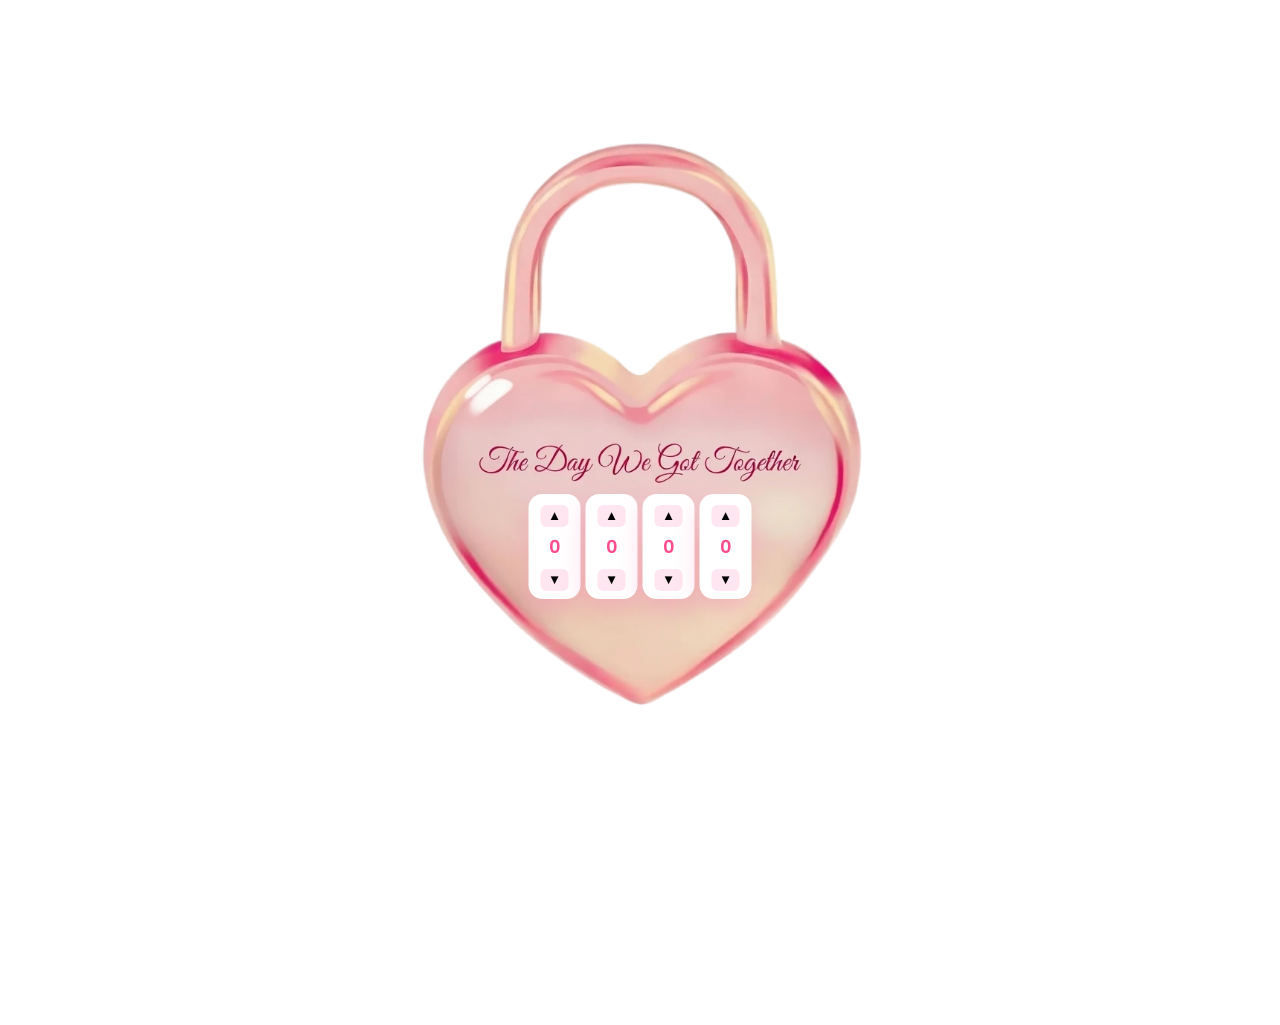
<file: index.html>
<!doctype html>
<html lang="en">
  <head>
    <meta charset="UTF-8" />
    <meta name="viewport" content="width=device-width, initial-scale=1.0" />
    <title>For Nadya 💗</title>
    <link rel="stylesheet" href="style.css" />
    <link href="https://fonts.googleapis.com/css2?family=Poppins:wght@300;500;600&family=Playfair+Display&display=swap" rel="stylesheet" />
  </head>

  <body class="lock-body">
    <div class="lock-container">
      <img src="assets/heart.png" class="heart-img" />

      <div class="lock-overlay">
        <div class="digits">
          <div class="digit-box">
            <button onclick="changeDigit(0, 1)">▲</button>
            <span id="digit0">0</span>
            <button onclick="changeDigit(0, -1)">▼</button>
          </div>

          <div class="digit-box">
            <button onclick="changeDigit(1, 1)">▲</button>
            <span id="digit1">0</span>
            <button onclick="changeDigit(1, -1)">▼</button>
          </div>

          <div class="digit-box">
            <button onclick="changeDigit(2, 1)">▲</button>
            <span id="digit2">0</span>
            <button onclick="changeDigit(2, -1)">▼</button>
          </div>

          <div class="digit-box">
            <button onclick="changeDigit(3, 1)">▲</button>
            <span id="digit3">0</span>
            <button onclick="changeDigit(3, -1)">▼</button>
          </div>
        </div>
      </div>
    </div>

    <script src="script.js"></script>
  </body>
</html>
</file>
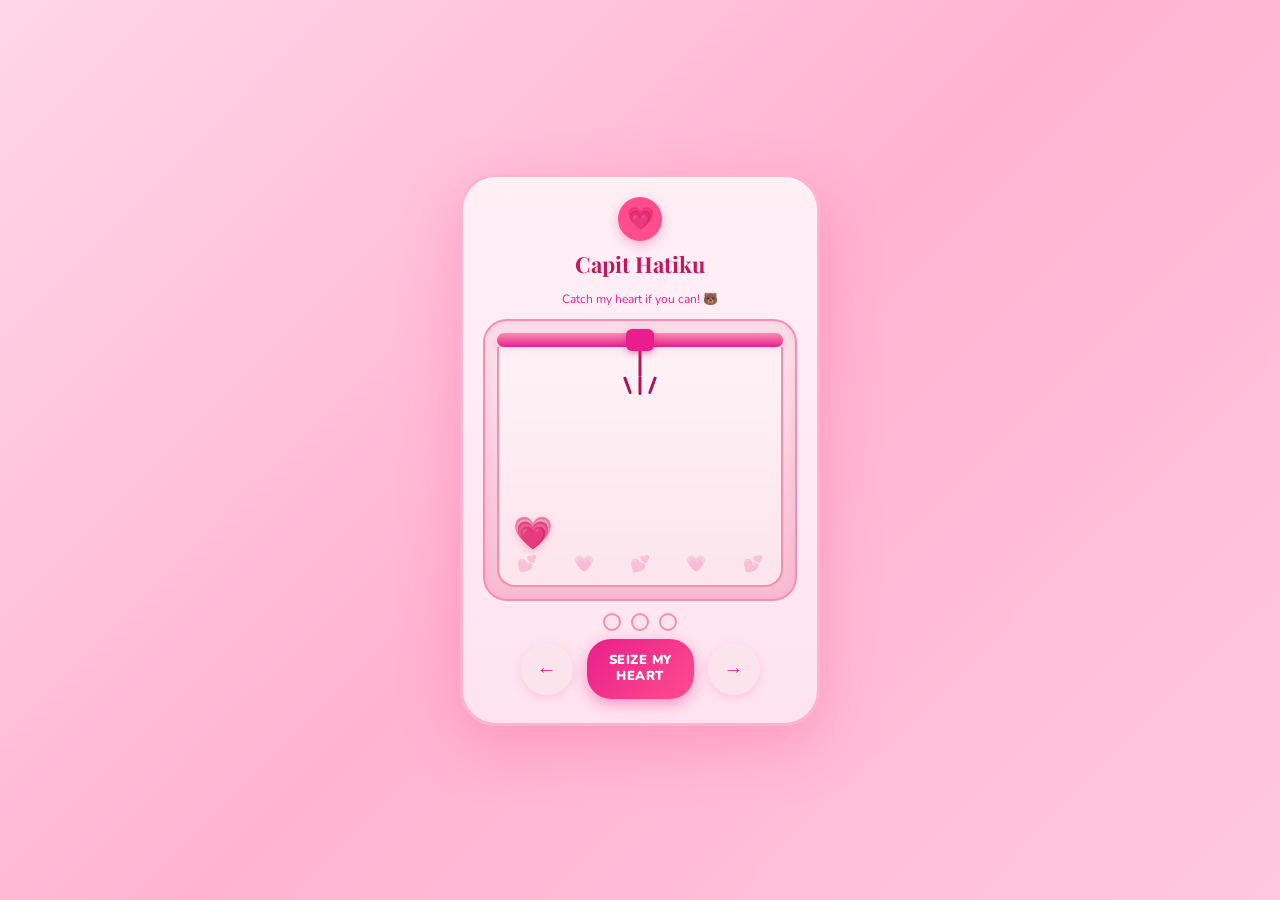
<file: game.html>
<!doctype html>
<html lang="en">
  <head>
    <meta charset="UTF-8" />
    <meta name="viewport" content="width=device-width, initial-scale=1.0" />
    <title>Heart Chaser 💕</title>
    <link href="https://fonts.googleapis.com/css2?family=Nunito:wght@400;700;900&family=Playfair+Display:wght@700&display=swap" rel="stylesheet" />
    <style>
      * {
        box-sizing: border-box;
      }
      body {
        margin: 0;
        background: linear-gradient(135deg, #ffd6e8, #ffb3d1, #ffc8e0);
        font-family: "Nunito", sans-serif;
        display: flex;
        justify-content: center;
        align-items: center;
        min-height: 100vh;
      }

      .game-container {
        background: linear-gradient(180deg, #fff0f6 0%, #ffe4f0 100%);
        width: 360px;
        border-radius: 36px;
        box-shadow:
          0 20px 60px rgba(255, 80, 140, 0.3),
          inset 0 1px 0 rgba(255, 255, 255, 0.8);
        position: relative;
        overflow: hidden;
        padding: 20px 20px 24px;
        border: 3px solid #ffb3d1;
      }

      /* TOP HEART INDICATOR */
      .top-indicator {
        display: flex;
        justify-content: center;
        margin-bottom: 8px;
      }
      .top-indicator .heart-icon {
        background: #ff4d8d;
        width: 44px;
        height: 44px;
        border-radius: 50%;
        display: flex;
        align-items: center;
        justify-content: center;
        font-size: 22px;
        box-shadow: 0 4px 12px rgba(255, 77, 141, 0.4);
      }

      h2 {
        text-align: center;
        color: #c2185b;
        font-family: "Playfair Display", serif;
        font-size: 22px;
        margin: 0 0 4px;
      }
      .subtitle {
        text-align: center;
        font-size: 12px;
        color: #e91e8c;
        margin-bottom: 12px;
      }

      /* MACHINE FRAME */
      .machine-frame {
        background: linear-gradient(180deg, #fce4ec, #f8bbd0);
        border-radius: 24px;
        padding: 12px;
        border: 2px solid #f48fb1;
        box-shadow: inset 0 2px 8px rgba(255, 105, 180, 0.2);
        position: relative;
      }

      /* TOP RAIL */
      .rail {
        background: linear-gradient(180deg, #f48fb1, #e91e8c);
        height: 14px;
        border-radius: 7px;
        margin-bottom: 0;
        position: relative;
        box-shadow: 0 3px 8px rgba(233, 30, 140, 0.3);
      }

      /* MACHINE WINDOW */
      .machine-window {
        background: rgba(255, 255, 255, 0.6);
        border-radius: 0 0 18px 18px;
        height: 240px;
        position: relative;
        overflow: hidden;
        border: 2px solid #f48fb1;
        border-top: none;
        backdrop-filter: blur(4px);
      }

      /* CLAW SLIDER on rail */
      #slider-block {
        position: absolute;
        top: -4px;
        width: 28px;
        height: 22px;
        background: #e91e8c;
        border-radius: 6px;
        transform: translateX(-50%);
        transition: left 0.25s cubic-bezier(0.25, 0.46, 0.45, 0.94);
        box-shadow: 0 2px 6px rgba(233, 30, 140, 0.5);
        z-index: 10;
      }

      /* ARM (wire) */
      #arm {
        position: absolute;
        width: 3px;
        background: linear-gradient(180deg, #c2185b, #ad1457);
        top: 0;
        height: 30px;
        transform: translateX(-50%);
        transition:
          left 0.25s cubic-bezier(0.25, 0.46, 0.45, 0.94),
          height 0.4s ease;
        z-index: 5;
        border-radius: 2px;
      }

      /* CLAW HOOK */
      #claw {
        position: absolute;
        top: 30px;
        width: 34px;
        height: 20px;
        transform: translateX(-50%);
        transition:
          left 0.25s cubic-bezier(0.25, 0.46, 0.45, 0.94),
          top 0.4s ease;
        z-index: 6;
      }
      #claw::before,
      #claw::after,
      #claw .mid {
        content: "";
        position: absolute;
        width: 3px;
        height: 18px;
        background: #ad1457;
        border-radius: 0 0 4px 4px;
      }
      #claw::before {
        left: 0;
        transform: rotate(-20deg);
        transform-origin: top center;
      }
      #claw::after {
        right: 0;
        transform: rotate(20deg);
        transform-origin: top center;
      }
      #claw .mid {
        left: 50%;
        transform: translateX(-50%);
      }

      /* HEART TARGET */
      #heart-target {
        position: absolute;
        font-size: 32px;
        transition: opacity 0.3s;
        transform: translateX(-50%);
        z-index: 4;
        bottom: 30px;
        filter: drop-shadow(0 2px 4px rgba(255, 77, 141, 0.4));
      }
      #heart-target.caught {
        animation: catchAnim 0.4s forwards;
      }
      @keyframes catchAnim {
        0% {
          transform: translateX(-50%) scale(1);
        }
        50% {
          transform: translateX(-50%) scale(1.5);
          opacity: 1;
        }
        100% {
          transform: translateX(-50%) scale(0);
          opacity: 0;
        }
      }

      /* DECORATIVE MINI HEARTS at bottom */
      .deco-hearts {
        position: absolute;
        bottom: 10px;
        width: 100%;
        display: flex;
        justify-content: space-around;
        opacity: 0.25;
        font-size: 16px;
        pointer-events: none;
      }

      /* SCORE DOTS */
      .score-dots {
        display: flex;
        justify-content: center;
        gap: 10px;
        margin: 12px 0 8px;
      }
      .dot {
        width: 18px;
        height: 18px;
        border-radius: 50%;
        background: #fce4ec;
        border: 2px solid #f48fb1;
        transition: 0.3s;
      }
      .dot.filled {
        background: #ff4d8d;
        border-color: #c2185b;
        box-shadow: 0 0 8px rgba(255, 77, 141, 0.5);
      }

      /* CONTROLS */
      .controls {
        display: flex;
        justify-content: center;
        align-items: center;
        gap: 14px;
        margin-top: 4px;
      }

      .btn-arrow {
        width: 52px;
        height: 52px;
        border: none;
        border-radius: 50%;
        background: #fce4ec;
        color: #e91e8c;
        font-size: 20px;
        cursor: pointer;
        box-shadow: 0 3px 10px rgba(255, 105, 180, 0.25);
        transition: 0.15s;
        display: flex;
        align-items: center;
        justify-content: center;
      }
      .btn-arrow:hover {
        transform: scale(1.08);
        background: #f8bbd0;
      }
      .btn-arrow:active {
        transform: scale(0.95);
      }

      .btn-seize {
        background: linear-gradient(135deg, #e91e8c, #ff4d8d);
        color: white;
        border: none;
        border-radius: 24px;
        padding: 14px 22px;
        font-family: "Nunito", sans-serif;
        font-weight: 900;
        font-size: 13px;
        letter-spacing: 0.5px;
        cursor: pointer;
        box-shadow: 0 5px 15px rgba(233, 30, 140, 0.4);
        transition: 0.15s;
        line-height: 1.2;
        text-align: center;
      }
      .btn-seize:hover {
        transform: scale(1.05);
      }
      .btn-seize:active {
        transform: scale(0.97);
      }
      .btn-seize:disabled {
        opacity: 0.5;
        cursor: not-allowed;
        transform: none;
      }

      /* REWARD OVERLAY */
      .reward {
        position: absolute;
        inset: 0;
        background: rgba(255, 240, 246, 0.97);
        display: flex;
        justify-content: center;
        align-items: center;
        opacity: 0;
        pointer-events: none;
        transition: 0.5s;
        border-radius: 36px;
        z-index: 100;
      }
      .reward.show {
        opacity: 1;
        pointer-events: auto;
      }

      .voucher {
        background: linear-gradient(135deg, #ff4d8d, #ff99bb);
        color: white;
        width: 290px;
        padding: 30px 28px;
        border-radius: 20px;
        text-align: center;
        position: relative;
        box-shadow: 0 20px 50px rgba(255, 105, 180, 0.45);
      }
      .voucher::before,
      .voucher::after {
        content: "";
        position: absolute;
        width: 26px;
        height: 26px;
        background: #ffe4f0;
        border-radius: 50%;
        top: 50%;
        transform: translateY(-50%);
      }
      .voucher::before {
        left: -13px;
      }
      .voucher::after {
        right: -13px;
      }
      .voucher h1 {
        margin: 0 0 8px;
        font-family: "Playfair Display", serif;
        font-size: 22px;
      }
      .voucher p {
        margin: 4px 0;
        font-size: 14px;
      }
      .claim-btn {
        margin-top: 18px;
        background: white;
        color: #ff4d8d;
        font-weight: 700;
        font-family: "Nunito", sans-serif;
        border: none;
        border-radius: 12px;
        padding: 10px 20px;
        font-size: 13px;
        cursor: pointer;
        box-shadow: 0 4px 12px rgba(0, 0, 0, 0.1);
      }

      /* MISS FLASH */
      .machine-window.miss-flash {
        animation: missFlash 0.4s;
      }
      @keyframes missFlash {
        0%,
        100% {
          background: rgba(255, 255, 255, 0.6);
        }
        50% {
          background: rgba(255, 200, 200, 0.6);
        }
      }
    </style>
  </head>
  <body>
    <div class="game-container">
      <div class="top-indicator">
        <div class="heart-icon">💗</div>
      </div>
      <h2>Capit Hatiku</h2>
      <p class="subtitle">Catch my heart if you can! 🐻</p>

      <!-- MACHINE -->
      <div class="machine-frame">
        <div class="rail" id="rail">
          <div id="slider-block"></div>
        </div>
        <div class="machine-window" id="machine-window">
          <div id="arm"></div>
          <div id="claw"><div class="mid"></div></div>
          <div id="heart-target">💗</div>
          <div class="deco-hearts"><span>💕</span><span>💗</span><span>💕</span><span>💗</span><span>💕</span></div>
        </div>
      </div>

      <!-- SCORE -->
      <div class="score-dots">
        <div class="dot" id="d0"></div>
        <div class="dot" id="d1"></div>
        <div class="dot" id="d2"></div>
      </div>

      <!-- CONTROLS -->
      <div class="controls">
        <button class="btn-arrow" id="btnLeft" onclick="move(-1)">←</button>
        <button class="btn-seize" id="btnGrab" onclick="grab()">SEIZE MY<br />HEART</button>
        <button class="btn-arrow" id="btnRight" onclick="move(1)">→</button>
      </div>

      <!-- REWARD -->
      <div class="reward" id="reward">
        <div class="voucher">
          <h1>Voucher Rp. 20.000</h1>
          <p>Untuk merayakan 2 tahun kita</p>
          <p><b>Khusus Nadya 💗</b></p>
          <button class="claim-btn" onclick="claimReward()">📸 Screenshot & Kirim Sekarang!</button>
        </div>
      </div>
    </div>

    <script>
      // positions: 0..4 mapped to % across window
      const POSITIONS = [12, 30, 50, 70, 88]; // % left in machine-window
      let clawPos = 2; // index 0-4
      let heartPos = Math.floor(Math.random() * 5);
      let collected = 0;
      let busy = false;

      const arm = document.getElementById("arm");
      const claw = document.getElementById("claw");
      const sliderBlock = document.getElementById("slider-block");
      const heartEl = document.getElementById("heart-target");
      const reward = document.getElementById("reward");
      const machineWindow = document.getElementById("machine-window");
      const btnGrab = document.getElementById("btnGrab");

      function pct(idx) {
        return POSITIONS[idx] + "%";
      }

      function renderClaw() {
        const p = pct(clawPos);
        sliderBlock.style.left = p;
        arm.style.left = p;
        claw.style.left = p;
        // arm top stays fixed at 0, claw top = arm height
        claw.style.top = arm.style.height || "30px";
      }

      function spawnHeart() {
        // pick random pos different from current if possible
        let newPos;
        do {
          newPos = Math.floor(Math.random() * 5);
        } while (newPos === heartPos && Math.random() > 0.2);
        heartPos = newPos;
        heartEl.classList.remove("caught");
        heartEl.style.opacity = "1";
        heartEl.style.left = pct(heartPos);
      }

      function updateDots() {
        for (let i = 0; i < 3; i++) {
          document.getElementById("d" + i).classList.toggle("filled", i < collected);
        }
      }

      function move(dir) {
        if (busy) return;
        clawPos = Math.max(0, Math.min(4, clawPos + dir));
        renderClaw();
      }

      function grab() {
        if (busy) return;
        busy = true;
        btnGrab.disabled = true;

        // Lower arm
        const dropTarget = 185; // px from top of machine-window
        arm.style.height = dropTarget + "px";
        claw.style.top = dropTarget + "px";

        setTimeout(() => {
          if (clawPos === heartPos) {
            // CATCH!
            heartEl.classList.add("caught");
            collected++;
            updateDots();

            setTimeout(() => {
              arm.style.height = "30px";
              claw.style.top = "30px";

              if (collected >= 3) {
                setTimeout(() => reward.classList.add("show"), 400);
              } else {
                setTimeout(() => {
                  spawnHeart();
                  busy = false;
                  btnGrab.disabled = false;
                }, 300);
              }
            }, 450);
          } else {
            // MISS
            machineWindow.classList.add("miss-flash");
            setTimeout(() => machineWindow.classList.remove("miss-flash"), 400);

            arm.style.height = "30px";
            claw.style.top = "30px";

            setTimeout(() => {
              busy = false;
              btnGrab.disabled = false;
            }, 450);
          }
        }, 420);
      }

      function claimReward() {
        alert("Cuma bisa sekali ya bebeee 😘");
        setTimeout(() => {
          window.location.href = "home.html";
        }, 1500);
      }

      // Init
      arm.style.height = "30px";
      claw.style.top = "30px";
      spawnHeart();
      renderClaw();
    </script>
  </body>
</html>
</file>
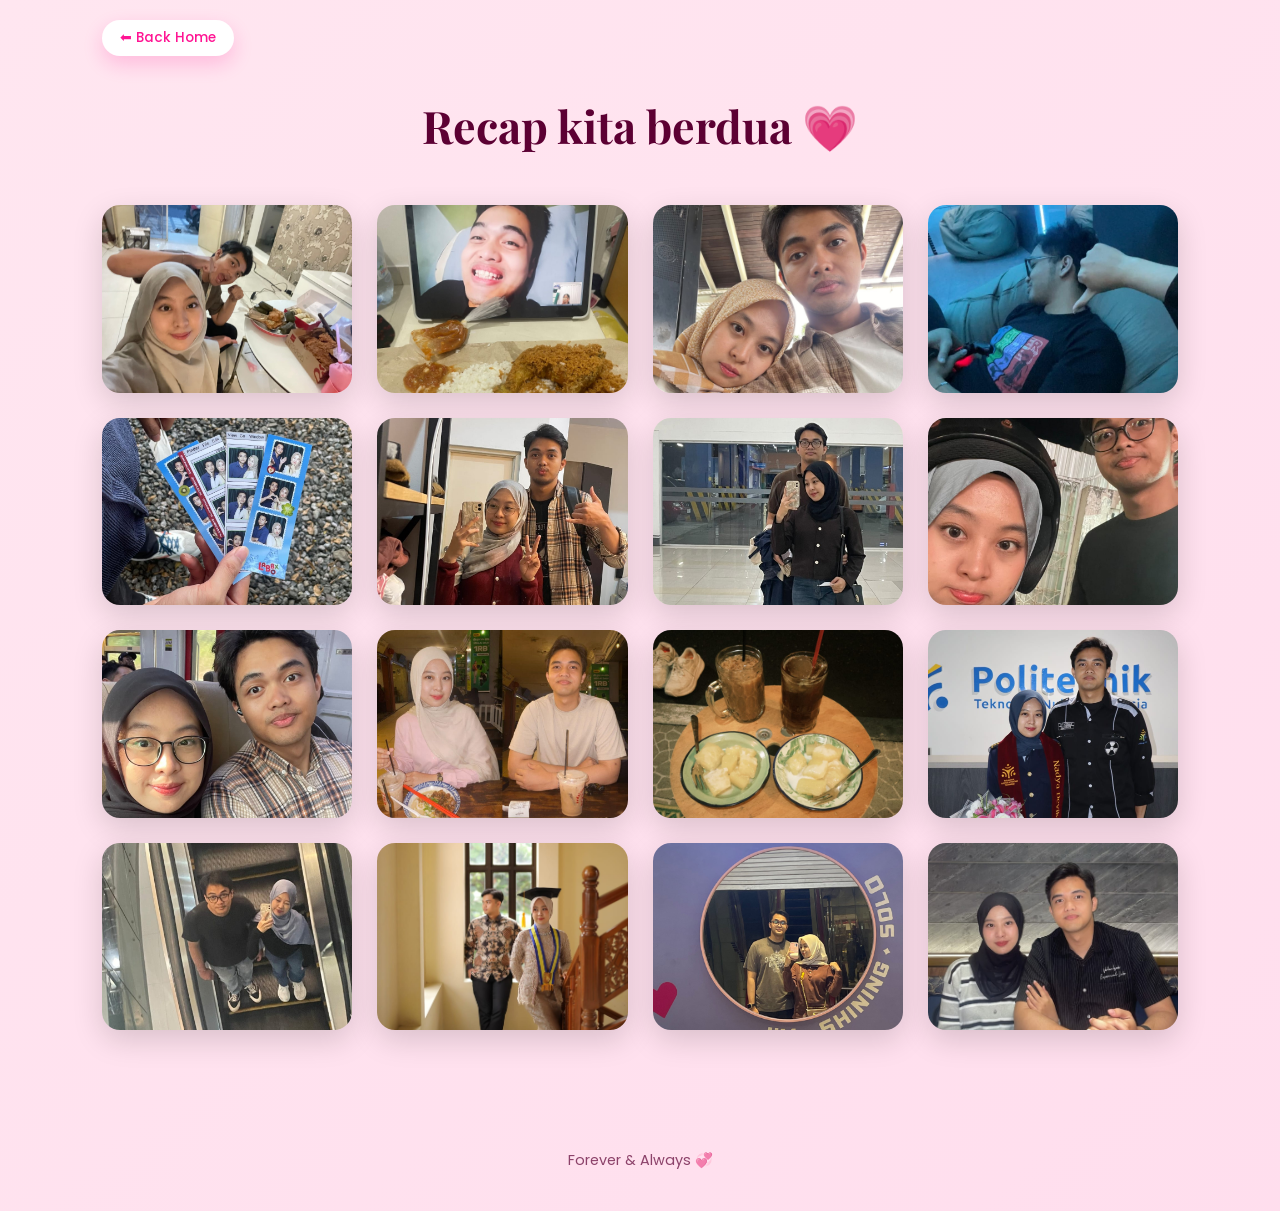
<file: journey.html>
<!doctype html>
<html lang="id">
  <head>
    <meta charset="UTF-8" />
    <meta name="viewport" content="width=device-width, initial-scale=1.0" />
    <title>Happy Anniversary 💗</title>

    <link href="https://fonts.googleapis.com/css2?family=Playfair+Display:wght@600&family=Poppins:wght@300;400;500&display=swap" rel="stylesheet" />

    <style>
      * {
        margin: 0;
        padding: 0;
        box-sizing: border-box;
      }

      body {
        font-family: "Poppins", sans-serif;
        background: linear-gradient(135deg, #ffe6f0, #ffd6eb, #ffc2e0);
        background-size: 400% 400%;
        animation: gradientMove 15s ease infinite;
        color: #5c0033;
      }

      @keyframes gradientMove {
        0% {
          background-position: 0% 50%;
        }
        50% {
          background-position: 100% 50%;
        }
        100% {
          background-position: 0% 50%;
        }
      }

      .top-bar {
        padding: 20px 8%;
        display: flex;
        justify-content: space-between;
        align-items: center;
      }

      .back-btn,
      .music-toggle {
        text-decoration: none;
        background: white;
        padding: 8px 18px;
        border-radius: 30px;
        font-size: 0.85rem;
        color: #ff1493;
        font-weight: 500;
        border: none;
        cursor: pointer;
        box-shadow: 0 8px 20px rgba(255, 20, 147, 0.2);
        transition: 0.3s;
      }

      .back-btn:hover,
      .music-toggle:hover {
        background: #ff1493;
        color: white;
      }

      header {
        text-align: center;
        padding: 20px 20px 50px 20px;
      }

      header h1 {
        font-family: "Playfair Display", serif;
        font-size: 2.8rem;
      }

      /* GRID 4 COLUMN */
      .gallery {
        display: grid;
        grid-template-columns: repeat(4, 1fr);
        gap: 25px;
        padding: 0 8% 80px 8%;
      }

      /* RATIO 4:3 TEMPLATE */
      .photo-wrapper {
        width: 100%;
        aspect-ratio: 4 / 3;
        overflow: hidden;
        border-radius: 18px;
        box-shadow: 0 10px 30px rgba(0, 0, 0, 0.15);
        transition: 0.4s ease;
      }

      .photo-wrapper img {
        width: 100%;
        height: 100%;
        object-fit: cover;
        transition: 0.4s ease;
      }

      .photo-wrapper:hover {
        transform: scale(1.05);
        box-shadow: 0 20px 50px rgba(255, 20, 147, 0.35);
      }

      /* RESPONSIVE */
      @media (max-width: 1000px) {
        .gallery {
          grid-template-columns: repeat(2, 1fr);
        }
      }

      @media (max-width: 600px) {
        .gallery {
          grid-template-columns: 1fr;
        }
      }

      footer {
        text-align: center;
        padding: 40px 20px;
        font-size: 0.9rem;
        opacity: 0.7;
      }
    </style>
  </head>

  <body>

    <div class="top-bar">
      <a href="home.html" class="back-btn">⬅ Back Home</a>
    </div>

    <header>
      <h1>Recap kita berdua 💗</h1>
    </header>

    <section class="gallery">
      <div class="photo-wrapper">
        <img src="assets/foto1.jpeg" alt="" />
      </div>

      <div class="photo-wrapper">
        <img src="assets/foto2.jpeg" alt="" />
      </div>

      <div class="photo-wrapper">
        <img src="assets/foto3.jpeg" alt="" />
      </div>

      <div class="photo-wrapper">
        <img src="assets/foto4.jpeg" alt="" />
      </div>

      <div class="photo-wrapper">
        <img src="assets/foto5.jpeg" alt="" />
      </div>

      <div class="photo-wrapper">
        <img src="assets/foto6.jpeg" alt="" />
      </div>

      <div class="photo-wrapper">
        <img src="assets/foto7.jpeg" alt="" />
      </div>

      <div class="photo-wrapper">
        <img src="assets/foto8.jpeg" alt="" />
      </div>

      <div class="photo-wrapper">
        <img src="assets/foto9.jpeg" alt="" />
      </div>
      <div class="photo-wrapper">
        <img src="assets/foto10.jpeg" alt="" />
      </div>
      <div class="photo-wrapper">
        <img src="assets/foto11.jpeg" alt="" />
      </div>
      <div class="photo-wrapper">
        <img src="assets/foto12.jpeg" alt="" />
      </div>
      <div class="photo-wrapper">
        <img src="assets/foto13.jpeg" alt="" />
      </div>
      <div class="photo-wrapper">
        <img src="assets/foto14.jpeg" alt="" />
      </div>
      <div class="photo-wrapper">
        <img src="assets/foto15.jpeg" alt="" />
      </div>
      <div class="photo-wrapper">
        <img src="assets/foto16.jpeg" alt="" />
      </div>
    </section>

    <footer>Forever & Always 💞</footer>

  </body>
</html>
</file>
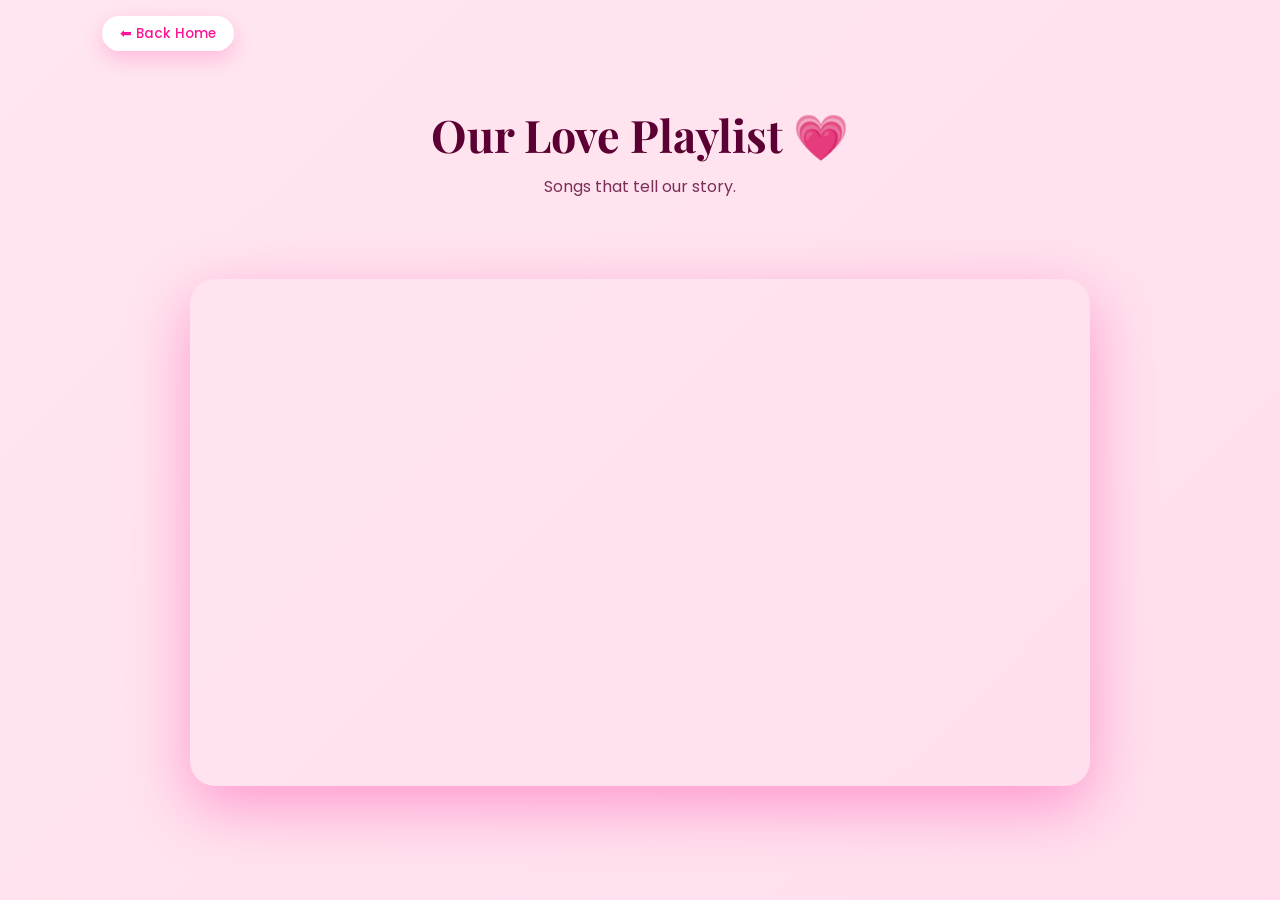
<file: playlist.html>
<!doctype html>
<html lang="id">
  <head>
    <meta charset="UTF-8" />
    <meta name="viewport" content="width=device-width, initial-scale=1.0" />
    <title>Our Playlist 💗</title>

    <link href="https://fonts.googleapis.com/css2?family=Playfair+Display:wght@600&family=Poppins:wght@300;400;500&display=swap" rel="stylesheet" />

    <style>
      * {
        margin: 0;
        padding: 0;
        box-sizing: border-box;
      }

      body {
        font-family: "Poppins", sans-serif;
        background: linear-gradient(135deg, #ffe6f0, #ffd6eb, #ffc2e0);
        background-size: 400% 400%;
        animation: gradientMove 15s ease infinite;
        color: #5c0033;
      }

      @keyframes gradientMove {
        0% {
          background-position: 0% 50%;
        }
        50% {
          background-position: 100% 50%;
        }
        100% {
          background-position: 0% 50%;
        }
      }

      .top-bar {
        padding: 20px 8%;
      }

      .back-btn {
        text-decoration: none;
        background: white;
        padding: 8px 18px;
        border-radius: 30px;
        font-size: 0.85rem;
        color: #ff1493;
        font-weight: 500;
        box-shadow: 0 8px 20px rgba(255, 20, 147, 0.2);
        transition: 0.3s;
      }

      .back-btn:hover {
        background: #ff1493;
        color: white;
      }

      header {
        text-align: center;
        padding: 40px 20px;
      }

      header h1 {
        font-family: "Playfair Display", serif;
        font-size: 2.8rem;
        margin-bottom: 10px;
      }

      header p {
        opacity: 0.8;
      }

      .player-wrapper {
        display: flex;
        justify-content: center;
        padding: 40px 8% 80px 8%;
      }

      .player-box {
        width: 100%;
        max-width: 900px;
        border-radius: 25px;
        overflow: hidden;
        box-shadow: 0 20px 60px rgba(255, 20, 147, 0.35);
        transition: 0.4s ease;
      }

      .player-box:hover {
        transform: scale(1.02);
      }
    </style>
  </head>

  <body>
    <div class="top-bar">
      <a href="home.html" class="back-btn">⬅ Back Home</a>
    </div>

    <header>
      <h1>Our Love Playlist 💗</h1>
      <p>Songs that tell our story.</p>
    </header>

    <div class="player-wrapper">
      <div class="player-box">
        <iframe
          style="border-radius: 12px"
          src="https://open.spotify.com/embed/playlist/3CIUhWLzrit7GtQnwwmfX5?utm_source=generator"
          width="100%"
          height="500"
          frameborder="0"
          allow="autoplay; clipboard-write; encrypted-media; fullscreen; picture-in-picture"
          loading="lazy"
        >
        </iframe>
      </div>
    </div>
  </body>
</html>
</file>
<file: style.css>
body {
  margin: 0;
  overflow: hidden;
  font-family: "Poppins", sans-serif;
}

/* ===== LOCK PAGE ===== */

.lock-body {
  background: white;
  display: flex;
  justify-content: center;
  align-items: center;
  height: 100vh;
}

.lock-container {
  position: relative;
}

.heart-img {
  width: 500px;
}

.lock-overlay {
  position: absolute;
  bottom: 37%;
  left: 50%;
  transform: translateX(-50%);
}

.digits {
  display: flex;
  gap: 5px;
}

.digit-box {
  background: white;
  padding: 8px 6px;
  border-radius: 14px;
  text-align: center;
  box-shadow: 0 10px 25px rgba(255, 105, 180, 0.3);
  width: 40px;
}

.digit-box span {
  display: block;
  font-size: 18px;
  font-weight: 600;
  margin: 6px 0;
  color: #ff4d8d;
}

.digit-box button {
  border: none;
  background: #ffe6f0;
  width: 28px;
  height: 22px;
  border-radius: 6px;
  cursor: pointer;
}

.digit-box button:hover {
  background: #ffd1e6;
}

/* ===== ISI PAGE ===== */
.isi-body {
  background: linear-gradient(135deg, #ffe6f0, #ffd6eb);
  display: flex;
  justify-content: center;
  align-items: center;
  height: 100vh;
  margin: 0;
  font-family: "Poppins", sans-serif;
}

.card {
  background: white;
  width: 900px;
  border-radius: 25px;
  display: flex;
  overflow: hidden;
  box-shadow: 0 25px 60px rgba(255, 105, 180, 0.3);
}

.text-side {
  width: 50%;
  padding: 50px;
  display: flex;
  flex-direction: column;
}

.text-side h1 {
  font-family: "Playfair Display", serif;
  color: #ff4d8d;
  margin: 30px 0 16px;
}

.text-side > p {
  color: #222;
  font-size: 16px;
  line-height: 1.7;
  flex: 1;
}

.image-side {
  width: 50%;
}

.image-side img {
  width: 100%;
  height: 100%;
  object-fit: cover;
}

/* ===== HOME WRAPPER ===== */
.home-wrapper {
  position: relative;
}

/* ===== FLOATING ICONS ===== */
.floating-icons {
  position: absolute;
  width: 100%;
  height: 100%;
  top: 0;
  left: 0;
  pointer-events: none;
}

.icon {
  position: absolute;
  font-size: 28px;
  background: white;
  width: 65px;
  height: 65px;
  border-radius: 50%;
  display: flex;
  justify-content: center;
  align-items: center;
  text-decoration: none;
  box-shadow: 0 15px 35px rgba(255, 105, 180, 0.35);
  transition: 0.4s ease;
  opacity: 0;
  transform: translateY(40px) scale(0.5);
  pointer-events: auto;
}

.game {
  top: -30px;
  left: 120px;
}
.flower {
  top: 50%;
  left: -40px;
  transform: translateY(-50%) scale(0.5);
}
.journey {
  bottom: -30px;
  right: 150px;
}
.playlist {
  top: 40%;
  right: -40px;
  transform: translateY(-50%) scale(0.5);
}

.home-wrapper:hover .icon {
  opacity: 1;
  transform: translateY(0) scale(1);
}

.icon:hover {
  transform: scale(1.15);
  box-shadow: 0 20px 45px rgba(255, 105, 180, 0.6);
}

/* ===== FLOWER OVERLAY ===== */
.flower-overlay {
  position: fixed;
  inset: 0;
  background: rgba(255, 240, 246, 0.95);
  display: flex;
  justify-content: center;
  align-items: center;
  opacity: 0;
  visibility: hidden;
  pointer-events: none;
  transition: 0.5s ease;
  backdrop-filter: blur(0.5px);
  z-index: 999;
}

.flower-overlay.show {
  opacity: 1;
  visibility: visible;
  pointer-events: auto;
}

.flower-card {
  background: white;
  padding: 30px;
  border-radius: 30px;
  text-align: center;
  box-shadow: 0 40px 80px rgba(255, 105, 180, 0.35);
  position: relative;
  animation: popUp 0.5s ease;
  max-width: 400px;
}

.flower-img {
  width: 100%;
  border-radius: 20px;
  margin-bottom: 20px;
}

.flower-card h2 {
  color: #ff4d8d;
  font-family: "Playfair Display", serif;
}

.close-btn {
  position: absolute;
  top: 15px;
  right: 20px;
  font-size: 24px;
  cursor: pointer;
  color: #ff4d8d;
}

@keyframes popUp {
  from {
    transform: scale(0.7);
    opacity: 0;
  }
  to {
    transform: scale(1);
    opacity: 1;
  }
}

/* ===== LETTER BUTTON ===== */
.letter-trigger {
  display: inline-flex;
  align-items: center;
  gap: 8px;
  margin-top: 24px;
  cursor: pointer;
  width: fit-content;
  user-select: none;
  background: #fff0f6;
  border: 1.5px solid #f9a8c9;
  border-radius: 12px;
  padding: 8px 16px;
  transition:
    background 0.2s,
    box-shadow 0.2s;
}

.letter-trigger:hover {
  background: #ffe4f0;
  box-shadow: 0 4px 14px rgba(255, 105, 180, 0.2);
}

.letter-icon {
  font-size: 20px;
  line-height: 1;
}

.letter-label {
  font-size: 12.5px;
  color: #e75480;
  font-weight: 600;
  letter-spacing: 0.3px;
}

.letter-label span {
  display: block;
  font-size: 10.5px;
  font-weight: 400;
  color: #f48fb1;
}

/* ===== LETTER OVERLAY ===== */
.letter-overlay {
  position: fixed;
  inset: 0;
  background: rgba(255, 235, 245, 0.92);
  backdrop-filter: blur(6px);
  display: flex;
  justify-content: center;
  align-items: center;
  opacity: 0;
  visibility: hidden;
  pointer-events: none;
  transition: 0.45s ease;
  z-index: 1000;
}

.letter-overlay.show {
  opacity: 1;
  visibility: visible;
  pointer-events: auto;
}

.letter-paper {
  background: #fffaf8;
  width: 480px;
  max-height: 82vh;
  border-radius: 4px;
  box-shadow:
    0 2px 0 #f9d0e0,
    0 4px 0 #fce4ec,
    0 30px 60px rgba(255, 105, 180, 0.25),
    0 0 0 1px rgba(249, 168, 201, 0.4);
  position: relative;
  display: flex;
  flex-direction: column;
  overflow: hidden;
  animation: unfold 0.5s cubic-bezier(0.34, 1.2, 0.64, 1);
  transform-origin: top center;
}

@keyframes unfold {
  from {
    transform: scaleY(0.2) translateY(-30px);
    opacity: 0;
  }
  to {
    transform: scaleY(1) translateY(0);
    opacity: 1;
  }
}

.letter-paper::before {
  content: "";
  position: absolute;
  inset: 0;
  background-image: repeating-linear-gradient(transparent, transparent 27px, #fce4ec 27px, #fce4ec 28px);
  opacity: 0.45;
  pointer-events: none;
}

.letter-paper::after {
  content: "";
  position: absolute;
  top: 0;
  bottom: 0;
  left: 52px;
  width: 1.5px;
  background: rgba(255, 182, 193, 0.6);
  pointer-events: none;
}

.letter-header {
  padding: 22px 28px 10px 64px;
  flex-shrink: 0;
  border-bottom: 1px dashed #f9a8c9;
  position: relative;
  z-index: 1;
}

.letter-header .date-stamp {
  font-size: 11px;
  color: #f48fb1;
  margin-bottom: 2px;
}

.letter-header h3 {
  font-family: "Lora", serif;
  font-size: 22px;
  color: #e75480;
  margin: 0;
}

.letter-body {
  padding: 16px 28px 24px 64px;
  overflow-y: auto;
  position: relative;
  z-index: 1;
  scrollbar-width: thin;
  scrollbar-color: #f9a8c9 transparent;
}

.letter-body p {
  font-family: "Lora", serif;
  font-size: 15px;
  line-height: 30px;
  color: #5a3a3a;
  margin: 0 0 14px;
}

.letter-footer {
  padding: 8px 28px 20px 64px;
  flex-shrink: 0;
  position: relative;
  z-index: 1;
  border-top: 1px dashed #f9a8c9;
}

.letter-footer p {
  font-family: "Lora", serif;
  font-style: italic;
  font-size: 15px;
  color: #e75480;
  margin: 6px 0 0;
}

.letter-close {
  position: absolute;
  top: 14px;
  right: 16px;
  width: 28px;
  height: 28px;
  border-radius: 50%;
  background: #ffe0ee;
  border: none;
  color: #e75480;
  font-size: 16px;
  cursor: pointer;
  display: flex;
  align-items: center;
  justify-content: center;
  z-index: 10;
  transition: 0.2s;
}

.letter-close:hover {
  background: #ffb3d1;
}

.hole {
  position: absolute;
  left: 22px;
  width: 18px;
  height: 18px;
  border-radius: 50%;
  background: #ffe6f0;
  border: 1.5px solid #f9a8c9;
  z-index: 2;
}

.hole:nth-child(1) {
  top: 40px;
}
.hole:nth-child(2) {
  top: 50%;
  transform: translateY(-50%);
}
.hole:nth-child(3) {
  bottom: 40px;
}
</file>
